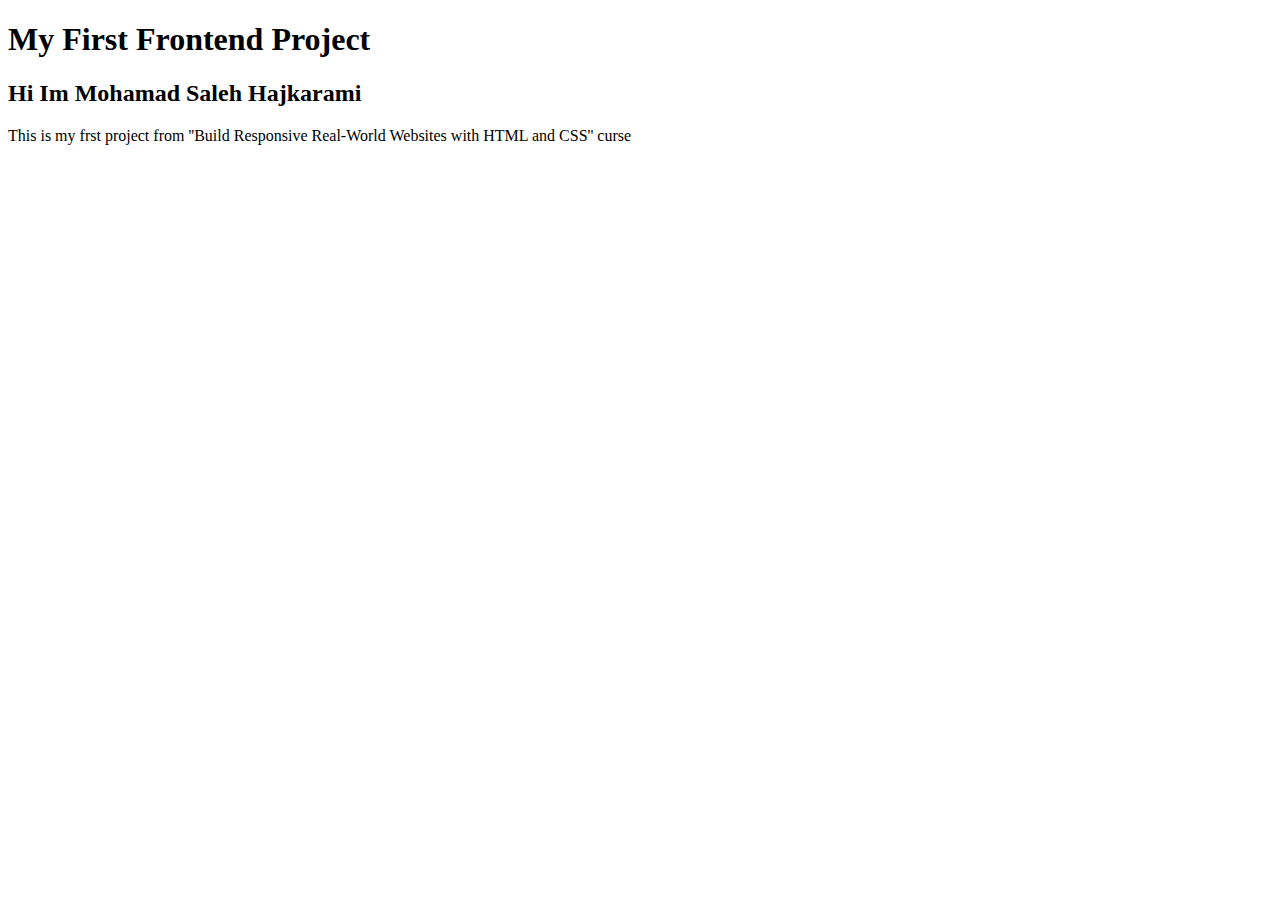
<file: 01-Test/index.html>
<!DOCTYPE html>
<html lang="en">
  <head>
    <meta charset="UTF-8" />
    <meta name="viewport" content="width=device-width, initial-scale=1.0" />
    <title>Test Project</title>
  </head>
  <body>
    <h1>My First Frontend Project</h1>

    <h2>Hi Im Mohamad Saleh Hajkarami</h2>

    <p>
      This is my frst project from ''Build Responsive Real-World Websites with
      HTML and CSS'' curse
    </p>
  </body>
</html>
</file>
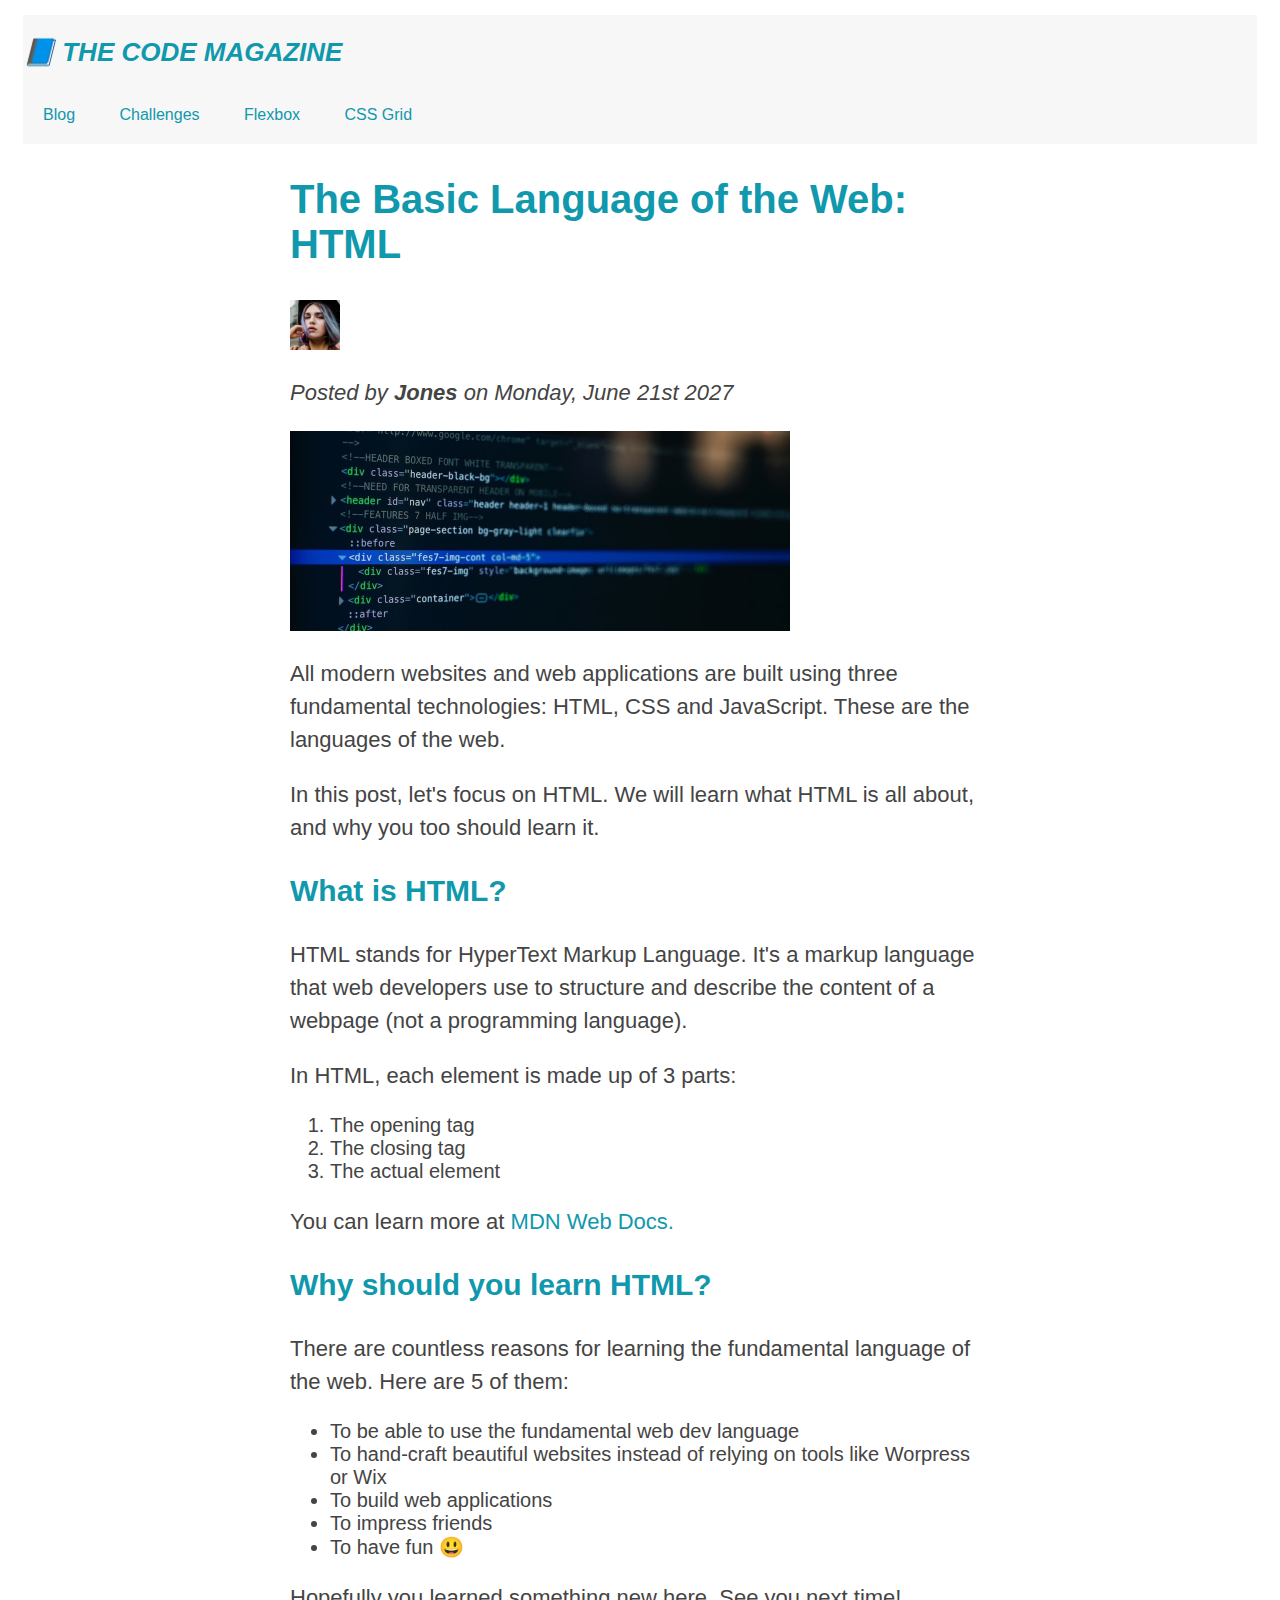
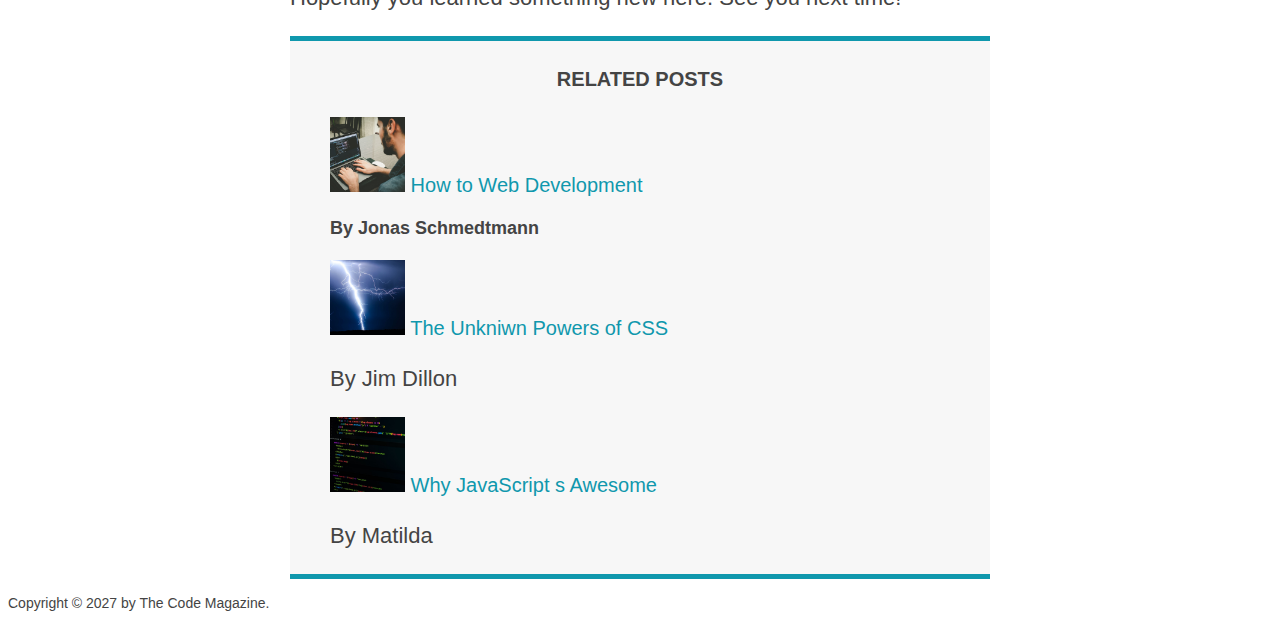
<file: 02-Float/index.htm>
<!DOCTYPE html>
<html lang="en">
  <head>
    <meta charset="UTF-8" />
    <meta name="viewport" content="width=device-width, initial-scale=1.0" />
    <link href="style.css" rel="stylesheet" />
    <title>The Basic Language of the Web</title>
  </head>
  <body>
    <header class="main-header">
      <nav>
        <h1>📘 The Code Magazine</h1>
        <a href="blog.html">Blog</a>
        <a href="#">Challenges</a>
        <a href="">Flexbox</a>
        <a href="">CSS Grid</a>
      </nav>
    </header>

    <div class="container">
      <article>
        <header>
          <h2>The Basic Language of the Web: HTML</h2>

          <img src="img/laura-jones.jpg" alt="" width="50" height="50" />

          <p>Posted by <strong>Jones</strong> on Monday, June 21st 2027</p>
          <img src="img/post-img.jpg" alt="" width="500" height="200" />
        </header>
        <p>
          All modern websites and web applications are built using three
          fundamental technologies: HTML, CSS and JavaScript. These are the
          languages of the web.
        </p>

        <p>
          In this post, let's focus on HTML. We will learn what HTML is all
          about, and why you too should learn it.
        </p>

        <h3>What is HTML?</h3>
        <p>
          HTML stands for HyperText Markup Language. It's a markup language that
          web developers use to structure and describe the content of a webpage
          (not a programming language).
        </p>

        <p>In HTML, each element is made up of 3 parts:</p>
        <ol>
          <li>The opening tag</li>
          <li>The closing tag</li>
          <li>The actual element</li>
        </ol>

        <p>
          You can learn more at
          <a
            href="https://developer.mozilla.org/en-US/docs/Web/HTML"
            target="_blank"
            >MDN Web Docs.</a
          >
        </p>

        <h3>Why should you learn HTML?</h3>

        <p>
          There are countless reasons for learning the fundamental language of
          the web. Here are 5 of them:
        </p>

        <ul>
          <li>To be able to use the fundamental web dev language</li>
          <li>
            To hand-craft beautiful websites instead of relying on tools like
            Worpress or Wix
          </li>
          <li>To build web applications</li>
          <li>To impress friends</li>
          <li>To have fun 😃</li>
        </ul>

        <p>Hopefully you learned something new here. See you next time!</p>

        <aside>
          <h4>Related posts</h4>
          <ul class="related">
            <li>
              <img src="img/related-1.jpg" alt="" width="75" height="75" />
              <a href="index.htm">How to Web Development</a>
              <p class="related-author">By Jonas Schmedtmann</p>
            </li>

            <li>
              <img src="img/related-2.jpg" alt="" width="75" height="75" />
              <a href="index.htm">The Unkniwn Powers of CSS</a>
              <p>By Jim Dillon</p>
            </li>

            <li>
              <img src="img/related-3.jpg" alt="" width="75" height="75" />
              <a href="index.htm">Why JavaScript s Awesome</a>
              <p>By Matilda</p>
            </li>
          </ul>
        </aside>
      </article>
    </div>

    <footer>
      <p>Copyright &COPY; 2027 by The Code Magazine.</p>
    </footer>
  </body>
</html>
</file>
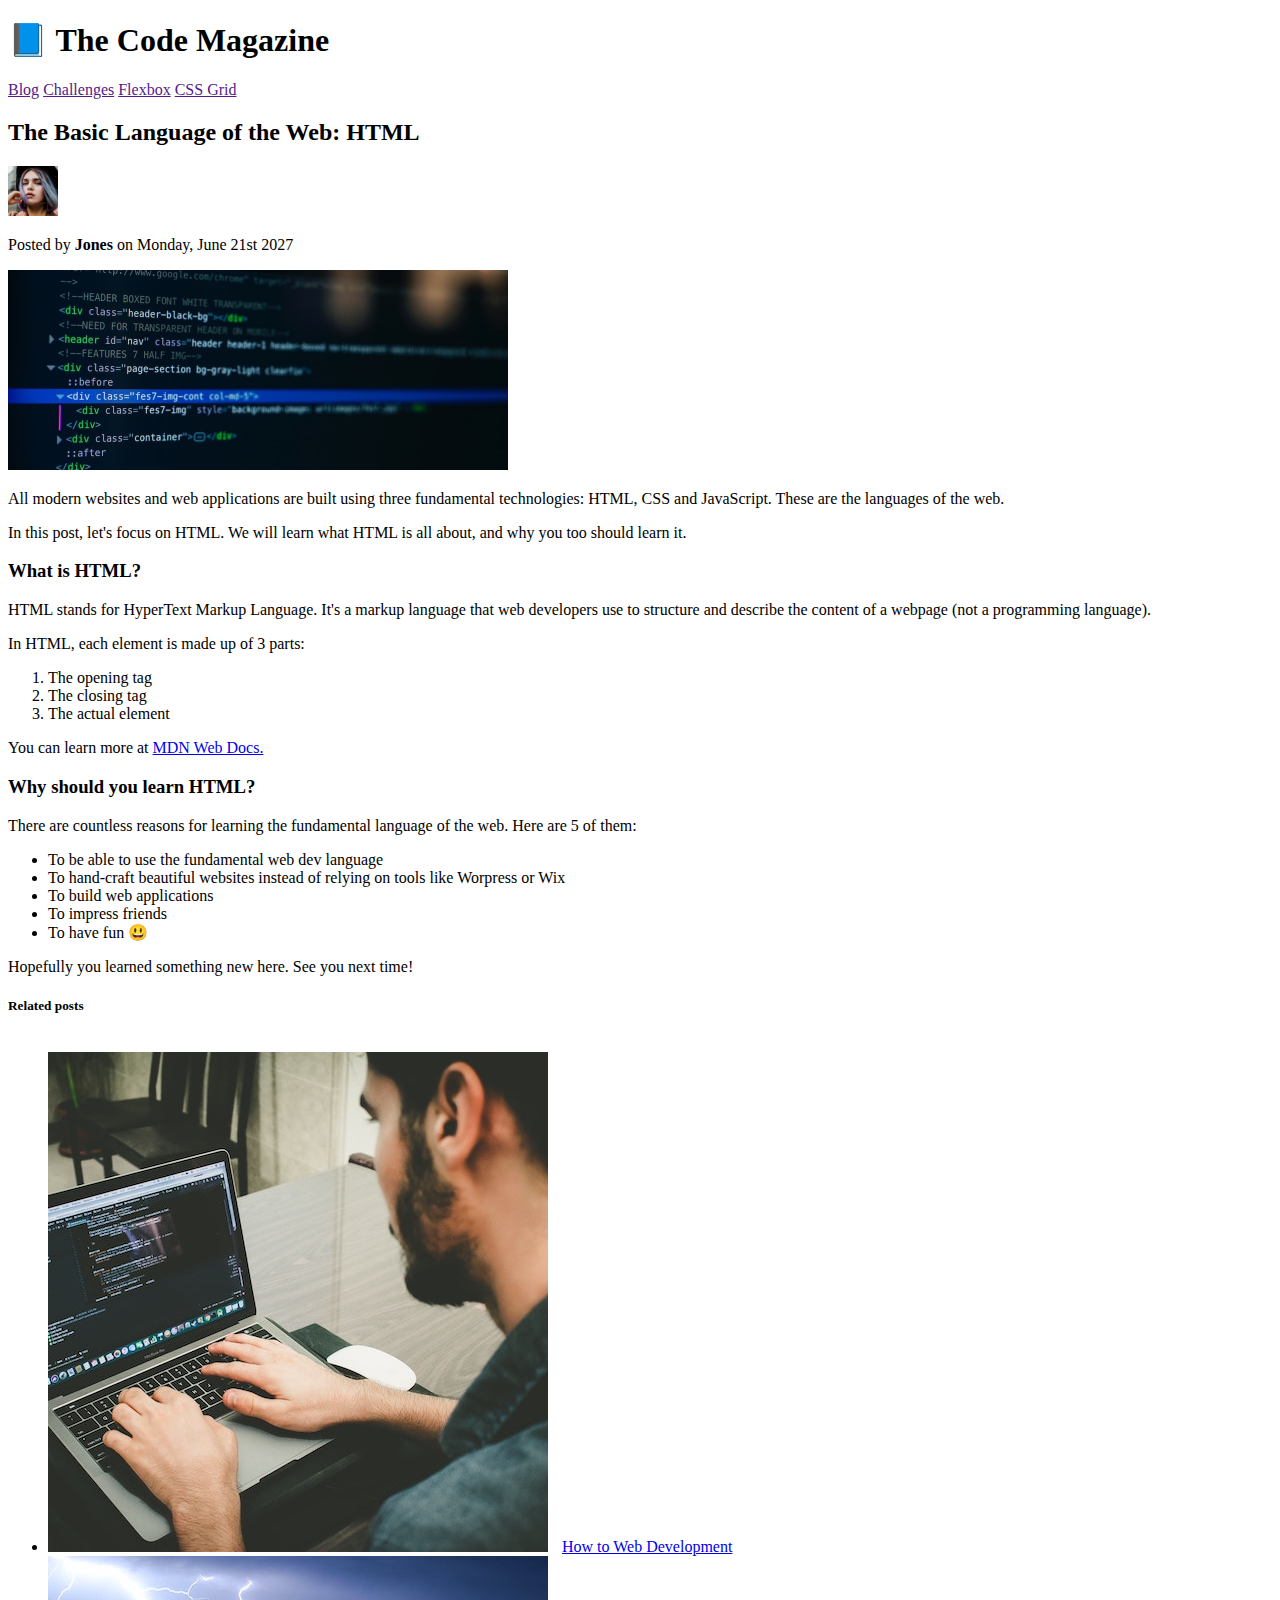
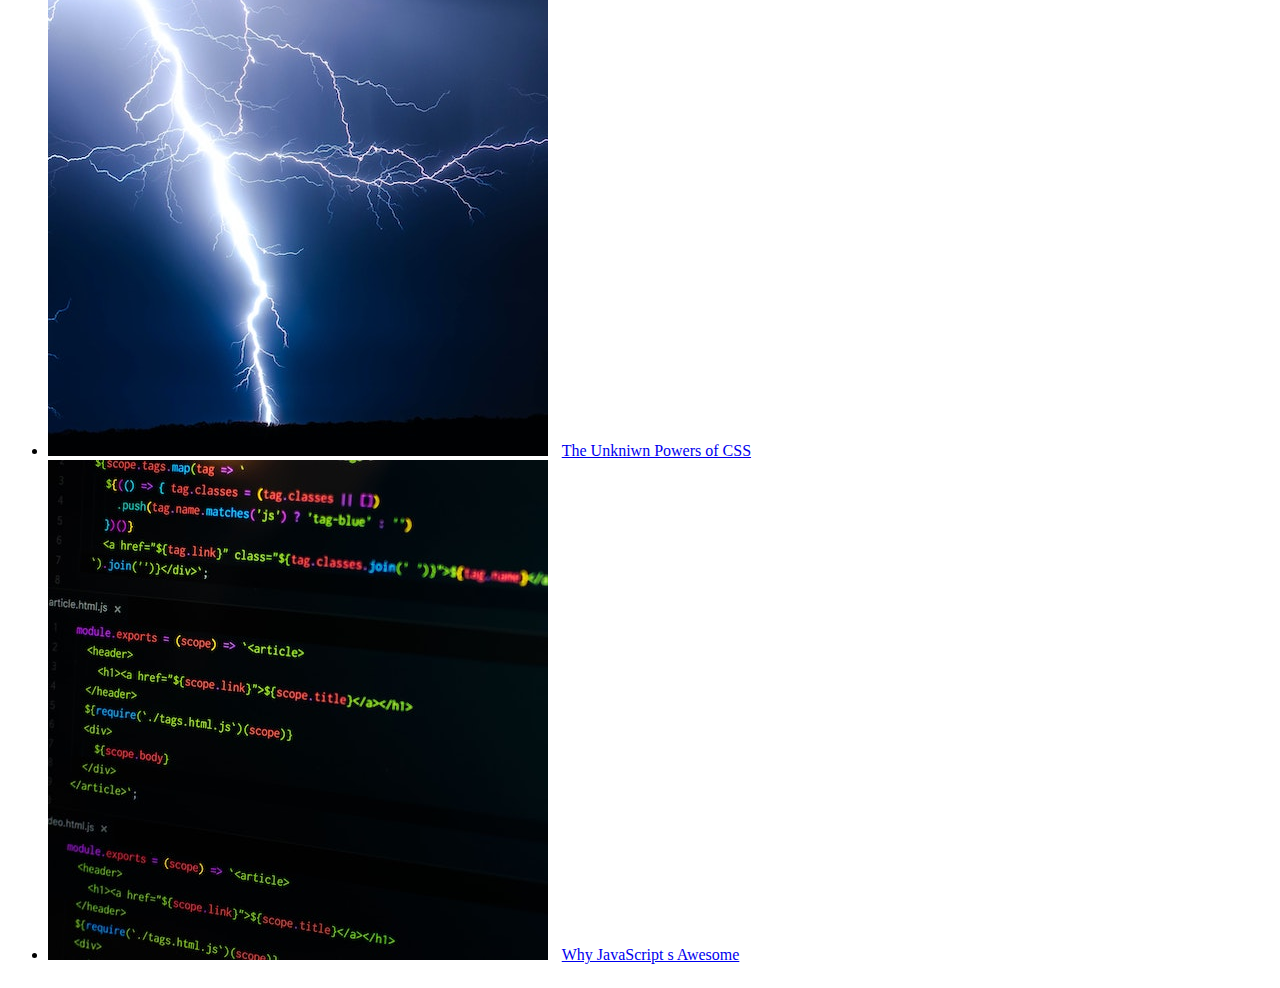
<file: 02/index.htm>
<!DOCTYPE html>
<html lang="en">
  <head>
    <meta charset="UTF-8" />
    <meta name="viewport" content="width=device-width, initial-scale=1.0" />
    <title>The Basic Language of the Web</title>
  </head>
  <body>
    <h1>📘 The Code Magazine</h1>
    <a href="">Blog</a>
    <a href="">Challenges</a>
    <a href="">Flexbox</a>
    <a href="">CSS Grid</a>

    <h2>The Basic Language of the Web: HTML</h2>

    <img src="img/laura-jones.jpg" alt="" width="50" height="50" />

    <p>Posted by <strong>Jones</strong> on Monday, June 21st 2027</p>
    <img src="img/post-img.jpg" alt="" width="500" height="200" />

    <p>
      All modern websites and web applications are built using three fundamental
      technologies: HTML, CSS and JavaScript. These are the languages of the
      web.
    </p>

    <p>
      In this post, let's focus on HTML. We will learn what HTML is all about,
      and why you too should learn it.
    </p>

    <h3>What is HTML?</h3>
    <p>
      HTML stands for HyperText Markup Language. It's a markup language that web
      developers use to structure and describe the content of a webpage (not a
      programming language).
    </p>

    <p>In HTML, each element is made up of 3 parts:</p>
    <ol>
      <li>The opening tag</li>
      <li>The closing tag</li>
      <li>The actual element</li>
    </ol>

    <p>
      You can learn more at
      <a href="https://developer.mozilla.org/en-US/docs/Web/HTML"
        >MDN Web Docs.</a
      >
    </p>

    <h3>Why should you learn HTML?</h3>

    <p>
      There are countless reasons for learning the fundamental language of the
      web. Here are 5 of them:
    </p>

    <ul>
      <li>To be able to use the fundamental web dev language</li>
      <li>
        To hand-craft beautiful websites instead of relying on tools like
        Worpress or Wix
      </li>
      <li>To build web applications</li>
      <li>To impress friends</li>
      <li>To have fun 😃</li>
    </ul>

    <p>Hopefully you learned something new here. See you next time!</p>

    <h5>Related posts</h5>

    <div style="display: flex; align-items: center">
      <ul>
        <li>
          <img src="img/related-1.jpg" alt="" style="margin-right: 10px" />
          <a href="index.htm">How to Web Development</a>
        </li>

        <li>
          <img src="img/related-2.jpg" alt="" style="margin-right: 10px" />
          <a href="index.htm">The Unkniwn Powers of CSS</a>
        </li>

        <li>
          <img src="img/related-3.jpg" alt="" style="margin-right: 10px" />
          <a href="index.htm">Why JavaScript s Awesome</a>
        </li>
      </ul>
    </div>
  </body>
</html>
</file>
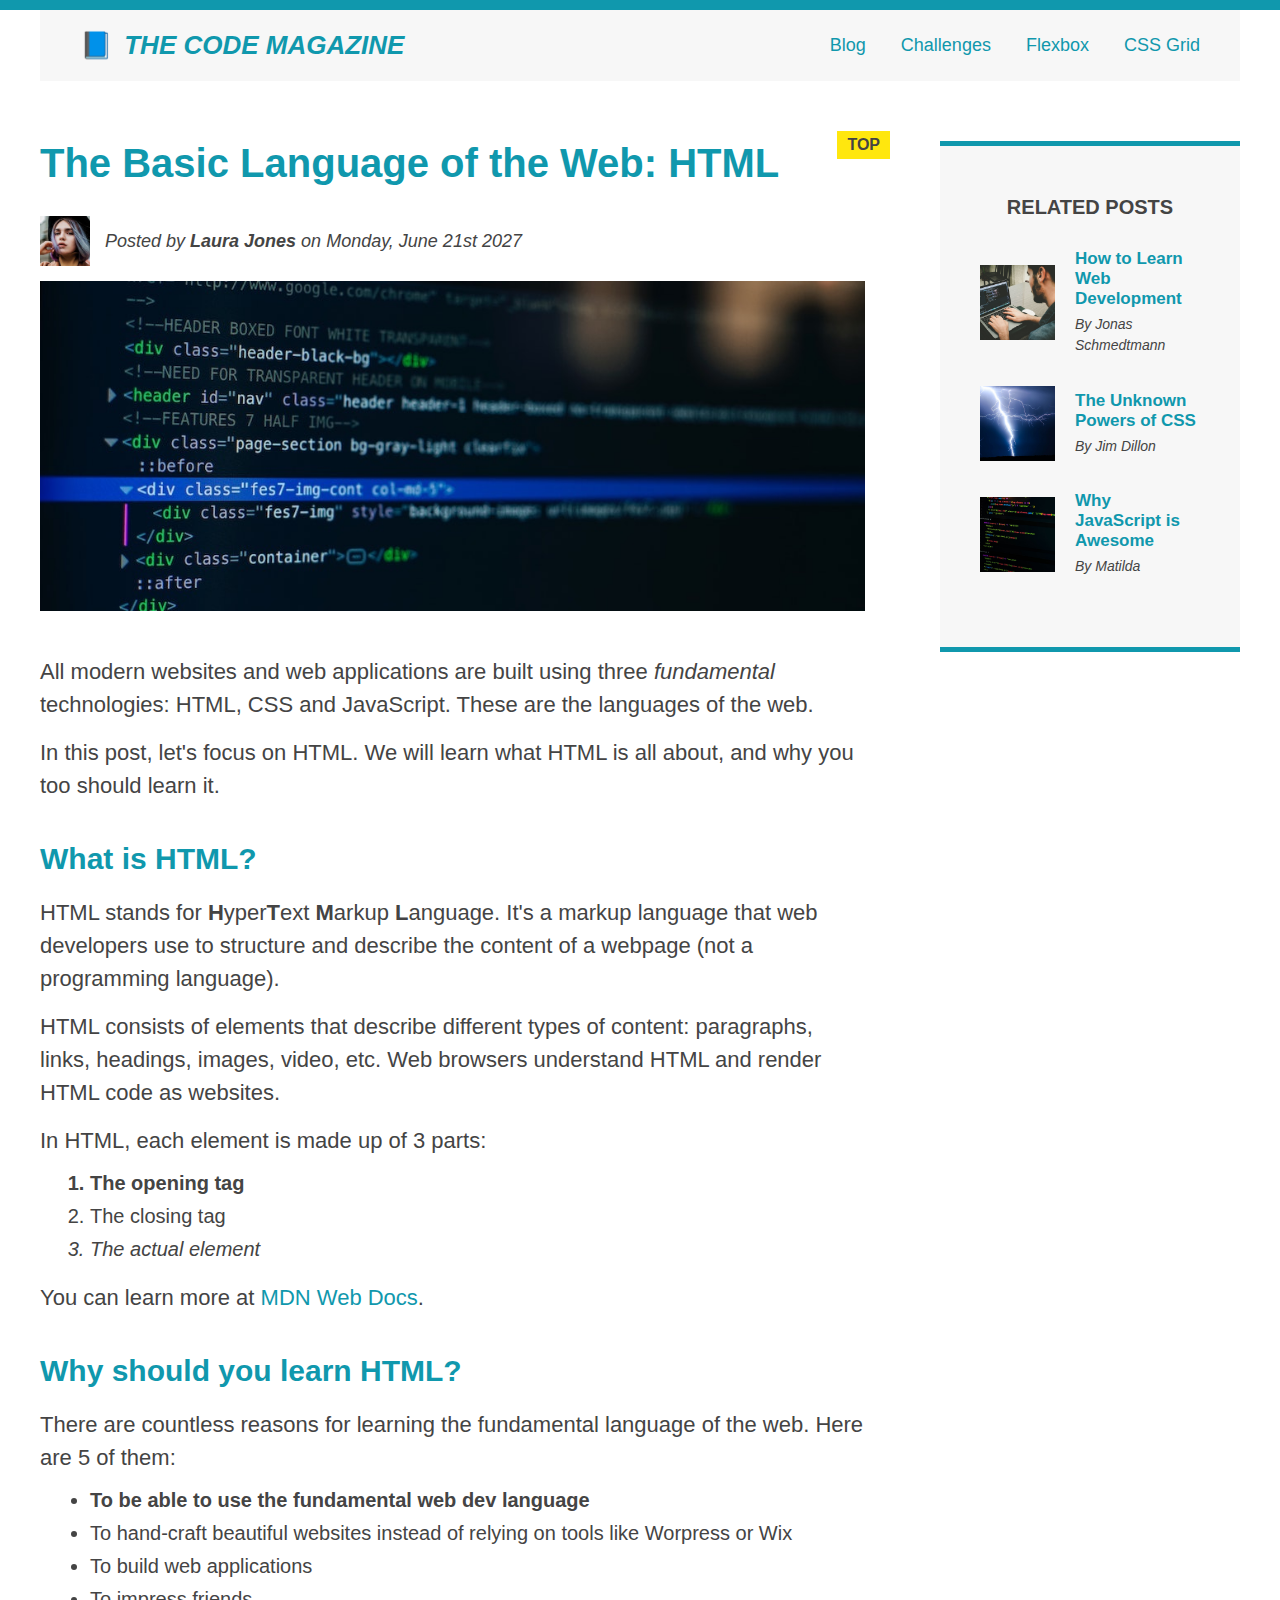
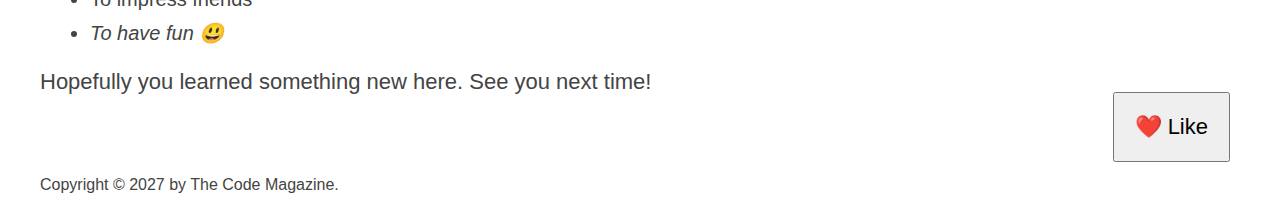
<file: 03-Flex-Box/index.html>
<!DOCTYPE html>
<html lang="en">
  <head>
    <meta charset="UTF-8" />
    <link href="style.css" rel="stylesheet" />

    <title>The Basic Language of the Web: HTML</title>
  </head>

  <body>
    <!--
    <h1>The Basic Language of the Web: HTML</h1>
    <h2>The Basic Language of the Web: HTML</h2>
    <h3>The Basic Language of the Web: HTML</h3>
    <h4>The Basic Language of the Web: HTML</h4>
    <h5>The Basic Language of the Web: HTML</h5>
    <h6>The Basic Language of the Web: HTML</h6>
    -->

    <div class="container">
      <header class="main-header clearfix">
        <h1>📘 The Code Magazine</h1>

        <nav>
          <!-- <strong>This is the navigation</strong> -->
          <a href="blog.html">Blog</a>
          <a href="#">Challenges</a>
          <a href="flexbox.html">Flexbox</a>
          <a href="css-grid.html">CSS Grid</a>
        </nav>

        <!-- <div class="clear"></div> -->
      </header>

      <!-- ONLY NECESSARY FOR FLEXBOX -->
      <!-- <div class="row"> -->
      <article>
        <header class="post-header">
          <h2>The Basic Language of the Web: HTML</h2>

          <div class="author-box">
            <img
              src="img/laura-jones.jpg"
              alt="Headshot of Laura Jones"
              height="50"
              width="50"
              class="author-img"
            />

            <p id="author" class="author">
              Posted by <strong>Laura Jones</strong> on Monday, June 21st 2027
            </p>
          </div>

          <img
            src="img/post-img.jpg"
            alt="HTML code on a screen"
            width="500"
            height="200"
            class="post-img"
          />
          <button>❤️ Like</button>
        </header>

        <p>
          All modern websites and web applications are built using three
          <em>fundamental</em>
          technologies: HTML, CSS and JavaScript. These are the languages of the
          web.
        </p>

        <p>
          In this post, let's focus on HTML. We will learn what HTML is all
          about, and why you too should learn it.
        </p>

        <h3>What is HTML?</h3>
        <p>
          HTML stands for <strong>H</strong>yper<strong>T</strong>ext
          <strong>M</strong>arkup <strong>L</strong>anguage. It's a markup
          language that web developers use to structure and describe the content
          of a webpage (not a programming language).
        </p>
        <p>
          HTML consists of elements that describe different types of content:
          paragraphs, links, headings, images, video, etc. Web browsers
          understand HTML and render HTML code as websites.
        </p>
        <p>In HTML, each element is made up of 3 parts:</p>

        <ol>
          <li class="first-li">The opening tag</li>
          <li>The closing tag</li>
          <li>The actual element</li>
        </ol>

        <p>
          You can learn more at
          <a
            href="https://developer.mozilla.org/en-US/docs/Web/HTML"
            target="_blank"
            >MDN Web Docs</a
          >.
        </p>

        <h3>Why should you learn HTML?</h3>

        <p>
          There are countless reasons for learning the fundamental language of
          the web. Here are 5 of them:
        </p>

        <ul>
          <li class="first-li">
            To be able to use the fundamental web dev language
          </li>
          <li>
            To hand-craft beautiful websites instead of relying on tools like
            Worpress or Wix
          </li>
          <li>To build web applications</li>
          <li>To impress friends</li>
          <li>To have fun 😃</li>
        </ul>

        <p>Hopefully you learned something new here. See you next time!</p>
      </article>

      <aside>
        <h4>Related posts</h4>

        <ul class="related">
          <li class="related-post">
            <img
              src="img/related-1.jpg"
              alt="Person programming"
              width="75"
              height="75"
            />
            <div>
              <a href="#" class="related-link">How to Learn Web Development</a>
              <p class="related-author">By Jonas Schmedtmann</p>
            </div>
          </li>
          <li class="related-post">
            <img
              src="img/related-2.jpg"
              alt="Lightning"
              width="75"
              height="75"
            />
            <div>
              <a href="#" class="related-link">The Unknown Powers of CSS</a>
              <p class="related-author">By Jim Dillon</p>
            </div>
          </li>
          <li class="related-post">
            <img
              src="img/related-3.jpg"
              alt="JavaScript code on a screen"
              width="75"
              height="75"
            />
            <div>
              <a href="#" class="related-link">Why JavaScript is Awesome</a>
              <p class="related-author">By Matilda</p>
            </div>
          </li>
        </ul>
      </aside>
      <!-- </div> -->

      <footer>
        <p id="copyright" class="copyright text">
          Copyright &copy; 2027 by The Code Magazine.
        </p>
      </footer>
    </div>
  </body>
</html>
</file>
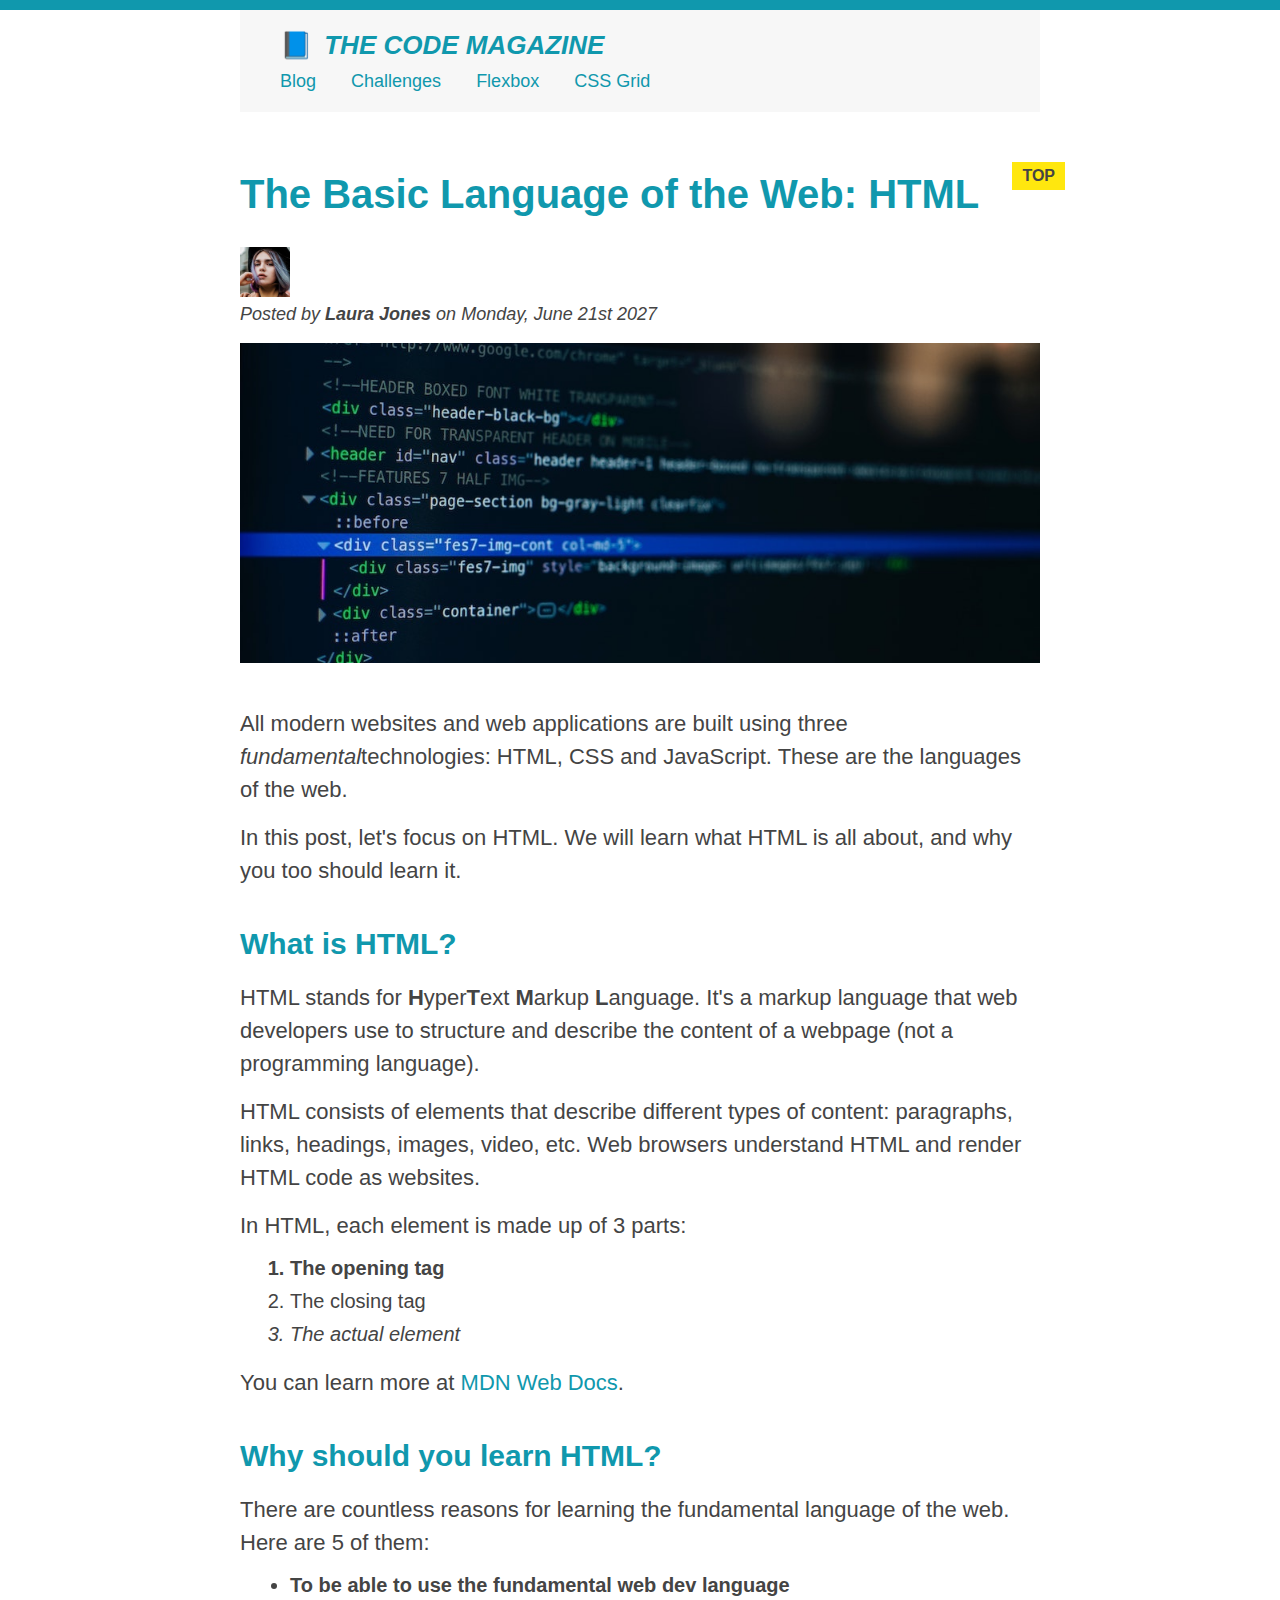
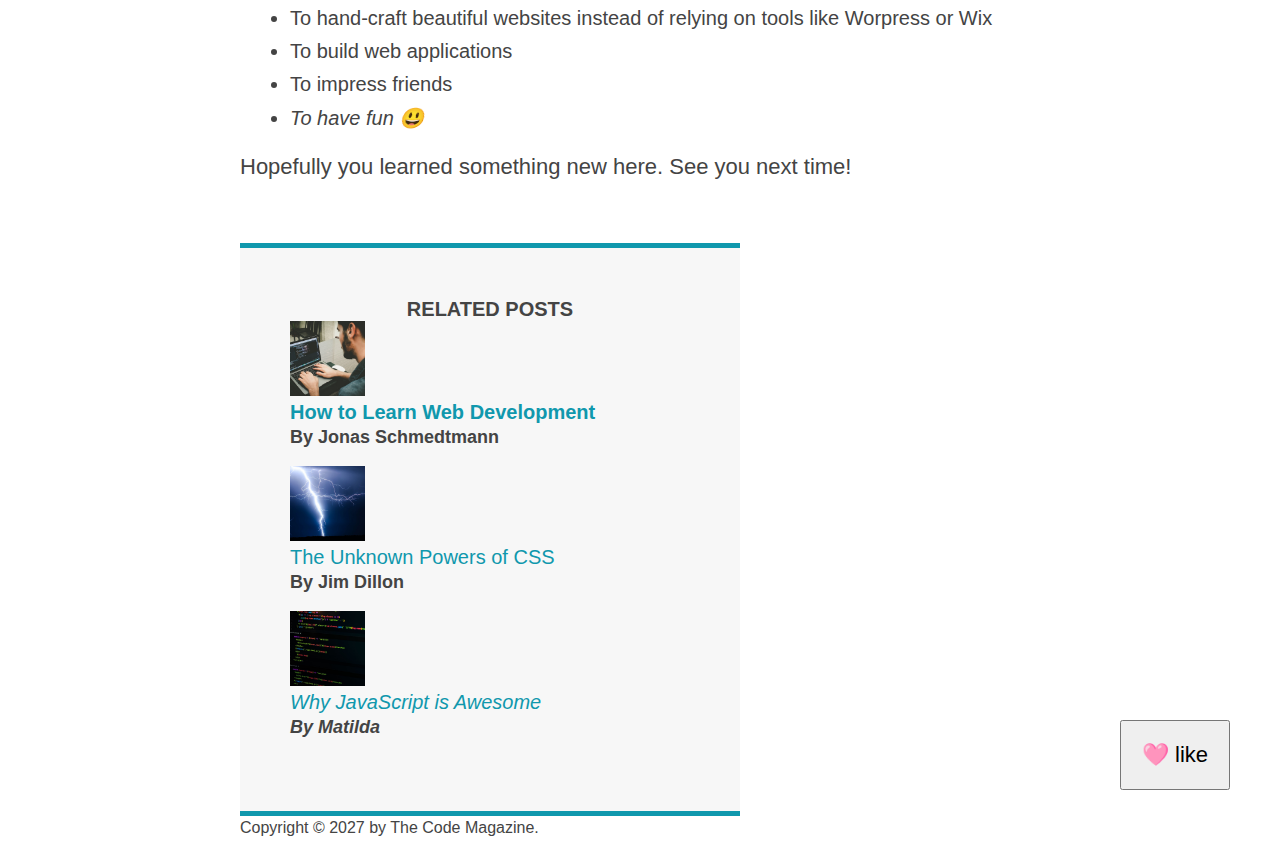
<file: 03/index.htm>
<!DOCTYPE html>
<html lang="en">
  <head>
    <meta charset="UTF-8" />
    <meta name="viewport" content="width=device-width, initial-scale=1.0" />
    <link href="style.css" rel="stylesheet" />

    <title>The Basic Language of the Web</title>
  </head>
  <body>
    <div class="container">
      <header class="main-header clearfix">
        <h1>📘 The Code Magazine</h1>

        <nav>
          <a href="blog.html">Blog</a>
          <a href="#">Challenges</a>
          <a href="#">Flexbox</a>
          <a href="#">CSS Grid</a>
        </nav>
      </header>

      <article>
        <header class="post-header">
          <h2>The Basic Language of the Web: HTML</h2>

          <div class="author-box">
            <img
              src="img/laura-jones.jpg"
              alt="Headshot of Laura Jones"
              height="50"
              width="50"
              class="author-img"
            />

            <p id="author" class="author">
              Posted by <strong>Laura Jones</strong> on Monday, June 21st 2027
            </p>
          </div>

          <img
            src="img/post-img.jpg"
            alt="HTML code on a screen"
            width="500"
            height="200"
            class="post-img"
          />
          <button>🩷 like</button>
        </header>

        <p>
          All modern websites and web applications are built using three
          <em>fundamental</em>technologies: HTML, CSS and JavaScript. These are
          the languages of the web.
        </p>

        <p>
          In this post, let's focus on HTML. We will learn what HTML is all
          about, and why you too should learn it.
        </p>

        <h3>What is HTML?</h3>
        <p>
          HTML stands for <strong>H</strong>yper<strong>T</strong>ext
          <strong>M</strong>arkup <strong>L</strong>anguage. It's a markup
          language that web developers use to structure and describe the content
          of a webpage (not a programming language).
        </p>

        <p>
          HTML consists of elements that describe different types of content:
          paragraphs, links, headings, images, video, etc. Web browsers
          understand HTML and render HTML code as websites.
        </p>

        <p>In HTML, each element is made up of 3 parts:</p>

        <ol>
          <li class="first-li">The opening tag</li>
          <li>The closing tag</li>
          <li>The actual element</li>
        </ol>

        <p>
          You can learn more at
          <a
            href="https://developer.mozilla.org/en-US/docs/Web/HTML"
            target="_blank"
            >MDN Web Docs</a
          >.
        </p>

        <h3>Why should you learn HTML?</h3>

        <p>
          There are countless reasons for learning the fundamental language of
          the web. Here are 5 of them:
        </p>

        <ul>
          <li class="first-li">
            To be able to use the fundamental web dev language
          </li>
          <li>
            To hand-craft beautiful websites instead of relying on tools like
            Worpress or Wix
          </li>
          <li>To build web applications</li>
          <li>To impress friends</li>
          <li>To have fun 😃</li>
        </ul>

        <p>Hopefully you learned something new here. See you next time!</p>
      </article>

      <aside>
        <h4>Related posts</h4>

        <ul class="related">
          <li class="related-post">
            <img
              src="img/related-1.jpg"
              alt="Person programming"
              width="75"
              height="75"
            />
            <div>
              <a href="#" class="related-link">How to Learn Web Development</a>
              <p class="related-author">By Jonas Schmedtmann</p>
            </div>
          </li>
          <li class="related-post">
            <img
              src="img/related-2.jpg"
              alt="Lightning"
              width="75"
              height="75"
            />
            <div>
              <a href="#" class="related-link">The Unknown Powers of CSS</a>
              <p class="related-author">By Jim Dillon</p>
            </div>
          </li>
          <li class="related-post">
            <img
              src="img/related-3.jpg"
              alt="JavaScript code on a screen"
              width="75"
              height="75"
            />
            <div>
              <a href="#" class="related-link">Why JavaScript is Awesome</a>
              <p class="related-author">By Matilda</p>
            </div>
          </li>
        </ul>
      </aside>
      <footer>
        <p id="copyright" class="copyright text">
          Copyright &COPY; 2027 by The Code Magazine.
        </p>
      </footer>
    </div>
  </body>
</html>
</file>
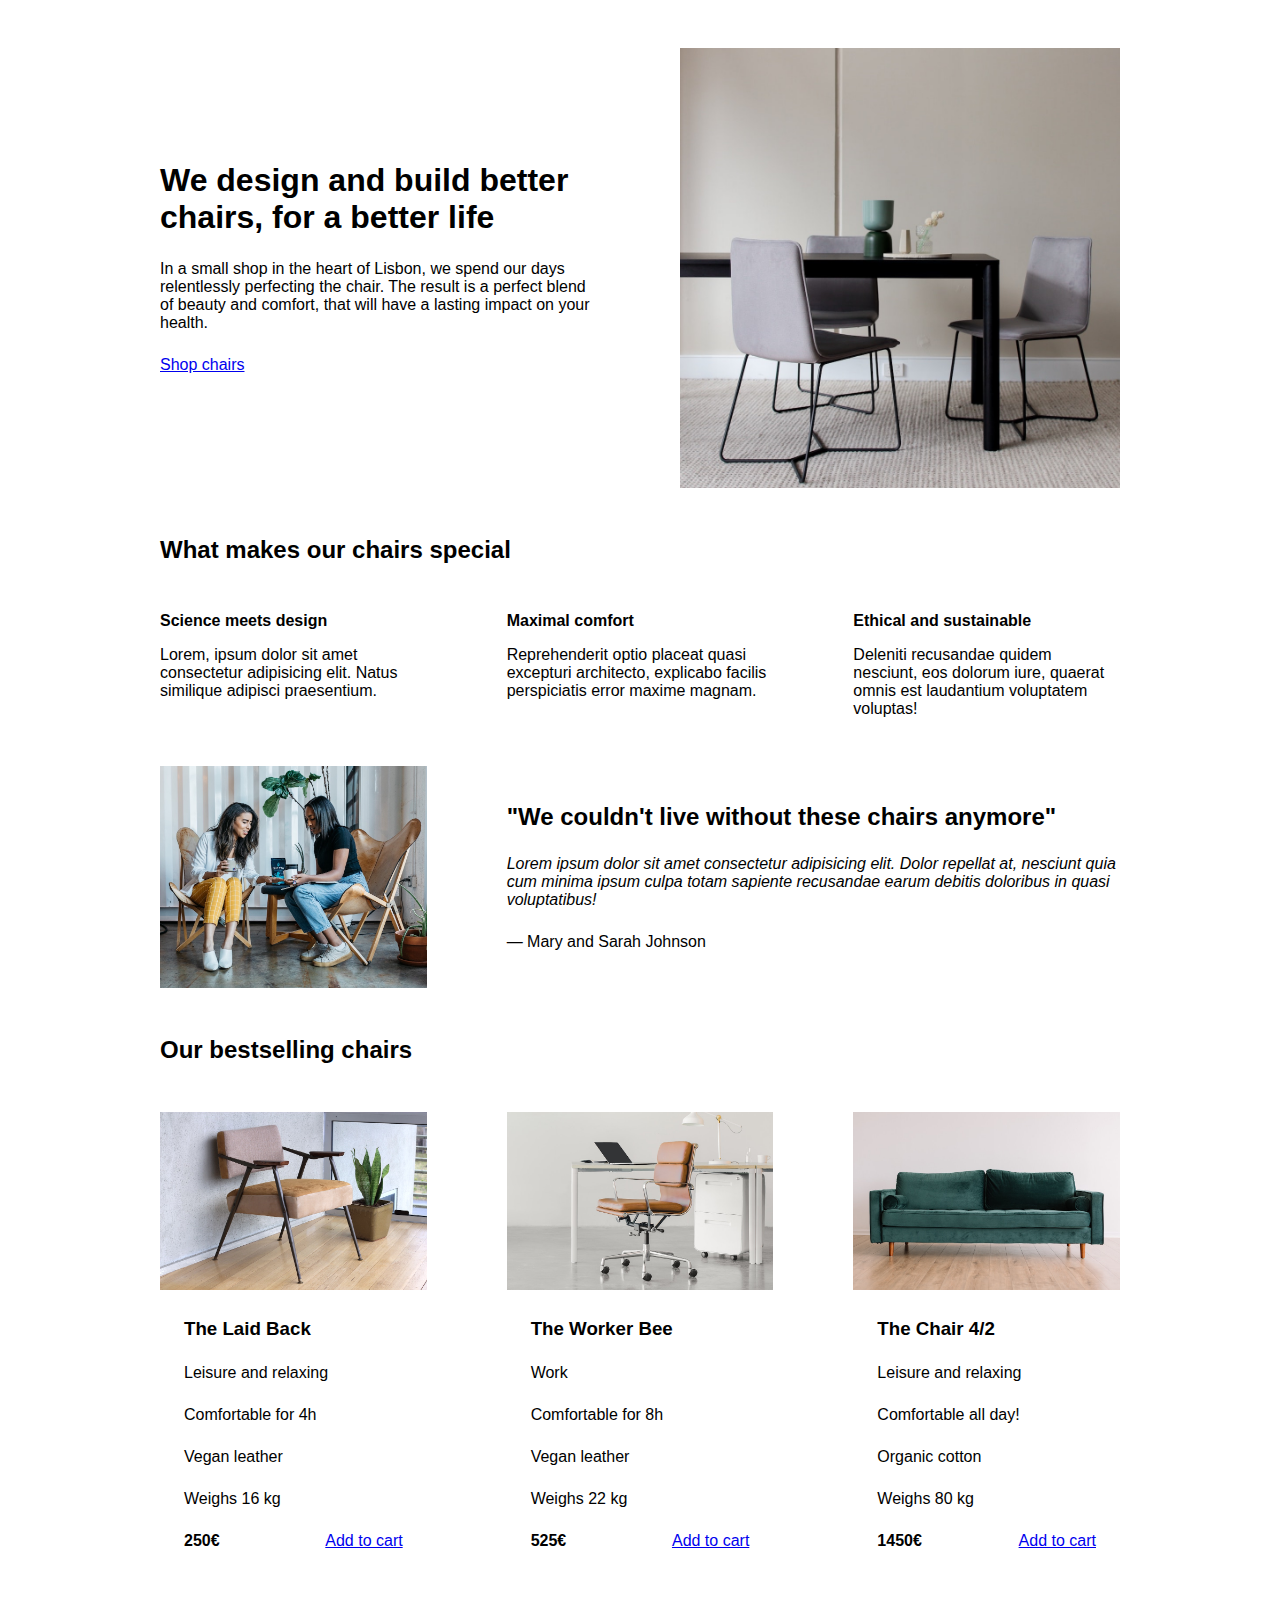
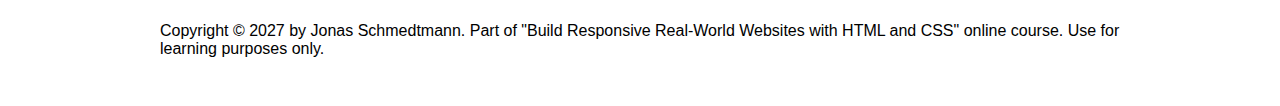
<file: 05-Design/index.html>
<!DOCTYPE html>
<html lang="en">
  <head>
    <meta charset="UTF-8" />
    <meta http-equiv="X-UA-Compatible" content="IE=edge" />
    <meta name="viewport" content="width=device-width, initial-scale=1.0" />

    <link rel="stylesheet" href="style.css" />
    <title>Lisbon Chair Shop</title>
  </head>
  <body>
    <div class="container">
      <header>
        <div class="header-text-box">
          <h1>We design and build better chairs, for a better life</h1>
          <p class="header-text">
            In a small shop in the heart of Lisbon, we spend our days
            relentlessly perfecting the chair. The result is a perfect blend of
            beauty and comfort, that will have a lasting impact on your health.
          </p>
          <a class="btn btn--big" href="#">Shop chairs</a>
        </div>
        <img src="hero.jpg" alt="Photo" />
      </header>

      <section>
        <h2>What makes our chairs special</h2>
        <div class="grid-3-cols">
          <div>
            <p class="features-title"><strong>Science meets design</strong></p>
            <p class="features-text">
              Lorem, ipsum dolor sit amet consectetur adipisicing elit. Natus
              similique adipisci praesentium.
            </p>
          </div>

          <div>
            <p class="features-title">
              <strong>Maximal comfort</strong>
            </p>
            <p class="features-text">
              Reprehenderit optio placeat quasi excepturi architecto, explicabo
              facilis perspiciatis error maxime magnam.
            </p>
          </div>

          <div>
            <p class="features-title">
              <strong>Ethical and sustainable</strong>
            </p>
            <p class="features-text">
              Deleniti recusandae quidem nesciunt, eos dolorum iure, quaerat
              omnis est laudantium voluptatem voluptas!
            </p>
          </div>
        </div>
      </section>

      <section class="testimonial-section">
        <div class="grid-3-cols">
          <img src="customers.jpg" alt="People sitting on chairs" />
          <div class="testimonial-box">
            <h2>"We couldn't live without these chairs anymore"</h2>
            <blockquote class="testimonial-text">
              Lorem ipsum dolor sit amet consectetur adipisicing elit. Dolor
              repellat at, nesciunt quia cum minima ipsum culpa totam sapiente
              recusandae earum debitis doloribus in quasi voluptatibus!
            </blockquote>
            <p class="testimonial-author">&mdash; Mary and Sarah Johnson</p>
          </div>
        </div>
      </section>

      <section>
        <h2>Our bestselling chairs</h2>
        <div class="grid-3-cols">
          <figure class="chair">
            <img src="chair-1.jpg" alt="Chair" />
            <div class="chair-box">
              <h3>The Laid Back</h3>
              <ul class="chair-details">
                <li>
                  <!-- Span is a generic INLINE text element, it doesn't have any meaning. It's like a div element, but inline -->
                  <span>Leisure and relaxing</span>
                </li>
                <li>
                  <span>Comfortable for 4h</span>
                </li>
                <li>
                  <span>Vegan leather</span>
                </li>
                <li>
                  <span>Weighs 16 kg</span>
                </li>
              </ul>
              <div class="chair-price">
                <strong>250€</strong>
                <a href="#" class="btn btn--small">Add to cart</a>
              </div>
            </div>
          </figure>

          <figure class="chair">
            <img src="chair-2.jpg" alt="Chair" />
            <div class="chair-box">
              <h3>The Worker Bee</h3>
              <ul class="chair-details">
                <li>
                  <span>Work</span>
                </li>
                <li>
                  <span>Comfortable for 8h</span>
                </li>
                <li>
                  <span>Vegan leather</span>
                </li>
                <li>
                  <span>Weighs 22 kg</span>
                </li>
              </ul>
              <div class="chair-price">
                <strong>525€</strong>
                <a href="#" class="btn btn--small">Add to cart</a>
              </div>
            </div>
          </figure>

          <figure class="chair">
            <img src="chair-3.jpg" alt="Chair" />
            <div class="chair-box">
              <h3>The Chair 4/2</h3>
              <ul class="chair-details">
                <li>
                  <span>Leisure and relaxing</span>
                </li>
                <li>
                  <span>Comfortable all day!</span>
                </li>
                <li>
                  <span>Organic cotton</span>
                </li>
                <li>
                  <span>Weighs 80 kg</span>
                </li>
              </ul>
              <div class="chair-price">
                <strong>1450€</strong>
                <a href="#" class="btn btn--small">Add to cart</a>
              </div>
            </div>
          </figure>
        </div>
      </section>

      <footer>
        Copyright &copy; 2027 by Jonas Schmedtmann. Part of "Build Responsive
        Real-World Websites with HTML and CSS" online course. Use for learning
        purposes only.
      </footer>
    </div>
  </body>
</html>
</file>
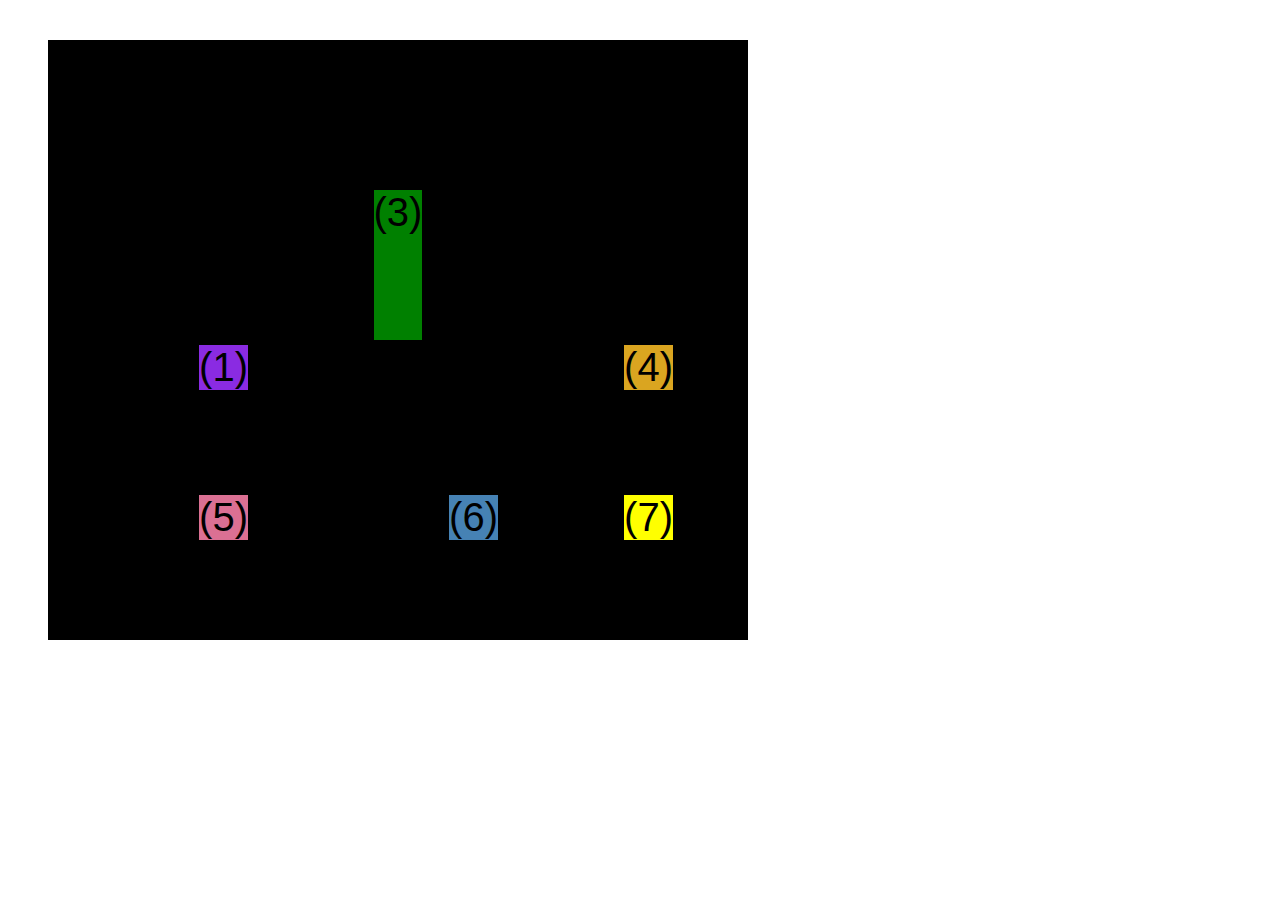
<file: 03-Flex-Box/css-grid.html>
<!DOCTYPE html>
<html lang="en">
  <head>
    <meta charset="UTF-8" />
    <meta http-equiv="X-UA-Compatible" content="IE=edge" />
    <meta name="viewport" content="width=device-width, initial-scale=1.0" />
    <title>CSS Grid</title>
    <style>
      .el--1 {
        background-color: blueviolet;
      }
      .el--2 {
        background-color: orangered;
      }
      .el--3 {
        background-color: green;
        height: 150px;
      }
      .el--4 {
        background-color: goldenrod;
      }
      .el--5 {
        background-color: palevioletred;
      }
      .el--6 {
        background-color: steelblue;
      }
      .el--7 {
        background-color: yellow;
      }
      .el--8 {
        background-color: crimson;
      }

      .container--1 {
        /* STARTER */
        font-family: sans-serif;
        background-color: #ddd;
        font-size: 30px;
        margin: 40px;

        /* CSS GRID */
        display: grid;
        /* grid-template-columns: 200px 200px 1fr 1fr; */
        /* grid-template-rows: 300px 200px; */
        /* grid-template-columns: 1fr 1fr 1fr auto; */

        grid-template-columns: repeat(4, 1fr);
        grid-template-rows: 1fr 1fr;
        /* height: 500px; */

        /* gap: 30px; */
        column-gap: 20px;
        row-gap: 40px;

        /* TEMP */
        display: none;
      }

      .el--8 {
        grid-column: 2 / 3;
        /* grid-row: 1 / span 2; */
        grid-row: 1 / 2;
      }

      .el--2 {
        /* grid-column: 1 / 4; */
        /* grid-column: 1 / span 4; */
        grid-column: 1 / -1;
        grid-row: 2;
      }

      .el--6 {
        /* grid-row: 3 / 5; */
      }

      .container--2 {
        /* STARTER */
        font-family: sans-serif;
        background-color: black;
        font-size: 40px;
        margin: 40px;

        width: 700px;
        height: 600px;

        /* CSS GRID */
        display: grid;
        grid-template-columns: 125px 200px 125px;
        grid-template-rows: 250px 100px;
        gap: 50px;

        /* Aligning tracks inside container: distribute empty space */
        justify-content: center;
        /* justify-content: space-between; */
        align-content: center;

        /* Aligning items INSIDE cells: moving items around inside cells */
        align-items: end;
        justify-items: end;
      }

      .el--3 {
        align-self: center;
        justify-self: center;
      }
    </style>
  </head>
  <body>
    <div class="container--1">
      <div class="el el--1">(1) HTML</div>
      <div class="el el--2">(2) and</div>
      <div class="el el--3">(3) CSS</div>
      <div class="el el--4">(4) are</div>
      <div class="el el--5">(5) amazing</div>
      <div class="el el--6">(6) languages</div>
      <!-- <div class="el el--7">(7) to</div> -->
      <div class="el el--8">(8) learn</div>
    </div>

    <div class="container--2">
      <div class="el el--1">(1)</div>
      <div class="el el--3">(3)</div>
      <div class="el el--4">(4)</div>
      <div class="el el--5">(5)</div>
      <div class="el el--6">(6)</div>
      <div class="el el--7">(7)</div>
    </div>
  </body>
</html>
</file>
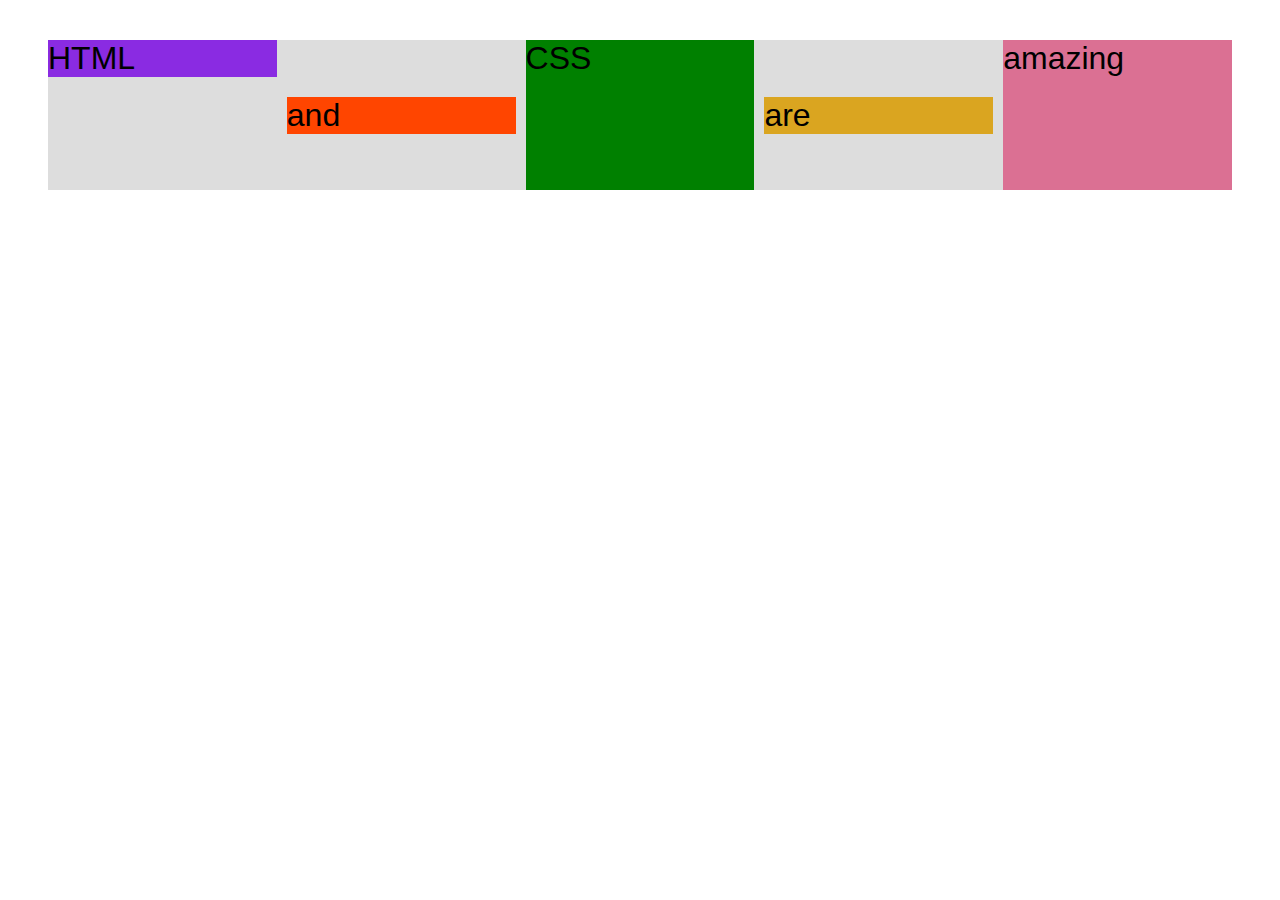
<file: 03-Flex-Box/flexbox.html>
<!DOCTYPE html>
<html lang="en">
  <head>
    <meta charset="UTF-8" />
    <meta http-equiv="X-UA-Compatible" content="IE=edge" />
    <meta name="viewport" content="width=device-width, initial-scale=1.0" />
    <title>Flexbox</title>
    <style>
      .el--1 {
        background-color: blueviolet;
      }
      .el--2 {
        background-color: orangered;
      }
      .el--3 {
        background-color: green;
        height: 150px;
      }
      .el--4 {
        background-color: goldenrod;
      }
      .el--5 {
        background-color: palevioletred;
      }
      .el--6 {
        background-color: steelblue;
      }
      .el--7 {
        background-color: yellow;
      }
      .el--8 {
        background-color: crimson;
      }

      .container {
        /* STARTER */
        font-family: sans-serif;
        background-color: #ddd;
        font-size: 32px;
        margin: 40px;

        /* FLEXBOX */
        display: flex;
        align-items: center;
        justify-content: flex-start;
        gap: 10px;
      }

      .el {
        /*
        DEFAULTS:
        flex-grow: 0;
        flex-shrink: 1;
        flex-basis: auto;
        */

        /* flex-basis: 200px; */
        /* flex-shrink: 0; */
        /* flex: 0 0 200px; */

        /* flex-grow: 1; */
        flex: 1;
      }

      .el--1 {
        align-self: flex-start;
        /* order: 2; */
        /* flex-grow: 3; */
      }

      .el--5 {
        align-self: stretch;
        order: 1;
      }

      .el--6 {
        order: -1;
      }
    </style>
  </head>
  <body>
    <div class="container">
      <div class="el el--1">HTML</div>
      <div class="el el--2">and</div>
      <div class="el el--3">CSS</div>
      <div class="el el--4">are</div>
      <div class="el el--5">amazing</div>
      <!-- <div class="el el--6">languages</div> -->
      <!-- <div class="el el--7">to</div>
      <div class="el el--8">learn</div> -->
    </div>
  </body>
</html>
</file>
<file: 02-Float/style.css>
body {
  font-family: sans-serif;
  color: #444;
}

h1,
h2,
h3 {
  color: #1098ad;
}
h1 {
  font-size: 26px;
  text-transform: uppercase;
  font-style: italic;
}

h2 {
  font-size: 40px;
}
h3 {
  font-size: 30px;
}
h4 {
  font-size: 20px;
  text-transform: uppercase;
  text-align: center;
}

p {
  font-size: 22px;
  line-height: 1.5;
}
li {
  font-size: 20px;
}
footer p {
  font-size: 14px;
}

article header p {
  font-style: italic;
}
.container {
  width: 700px;
  margin: auto;
}

.related-author {
  font-size: 18px;
  font-weight: bold;
}

.related {
  list-style: none;
}

.main-header {
  background-color: #f7f7f7;
  padding-top: 5px;
  margin: 15px;
}

aside {
  background-color: #f7f7f7;
  border-top: 5px solid #1098ad;
  border-bottom: 5px solid #1098ad;
}

nav a:link {
  margin: 10px;
  padding: 10px;
  display: inline-block;
}

a {
  color: #1098ad;
}

a:link {
  color: #1098ad;
  text-decoration: none;
}
/* a:visited {
  color: #444;
} */
a:hover {
  color: #f7f7f7;
  background-color: #1098ad;
}
</file>
<file: 03-Flex-Box/style.css>
* {
  /* border-top: 10px solid #1098ad; */
  margin: 0;
  padding: 0;
  box-sizing: border-box;
}

/* PAGE SECTIONS */
body {
  color: #444;
  font-family: sans-serif;

  border-top: 10px solid #1098ad;
  position: relative;
}

.container {
  width: 1200px;
  /* margin-left: auto;
  margin-right: auto; */
  margin: 0 auto;
}

.main-header {
  background-color: #f7f7f7;
  /* padding: 20px;
  padding-left: 40px;
  padding-right: 40px; */
  padding: 20px 40px;
  /* margin-bottom: 60px; */
  /* height: 80px; */
}

nav {
  font-size: 18px;
  /* text-align: center; */
}

article {
  /* margin-bottom: 60px; */
}

.post-header {
  margin-bottom: 40px;
  /* position: relative; */
}

aside {
  background-color: #f7f7f7;
  border-top: 5px solid #1098ad;
  border-bottom: 5px solid #1098ad;
  padding: 50px 40px;
}

/* SMALLER ELEMENTS */
h1,
h2,
h3 {
  color: #1098ad;
}

h1 {
  font-size: 26px;
  text-transform: uppercase;
  font-style: italic;
}

h2 {
  font-size: 40px;
  margin-bottom: 30px;
}

h3 {
  font-size: 30px;
  margin-bottom: 20px;
  margin-top: 40px;
}

h4 {
  font-size: 20px;
  text-transform: uppercase;
  text-align: center;
  margin-bottom: 30px;
}

p {
  font-size: 22px;
  line-height: 1.5;
  margin-bottom: 15px;
}

ul,
ol {
  margin-left: 50px;
  margin-bottom: 20px;
}

li {
  font-size: 20px;
  margin-bottom: 10px;
  /* display: inline; */
}

li:last-child {
  margin-bottom: 0;
}

/* footer p {
  font-size: 16px;
} */

/* article header p {
  font-style: italic;
} */

#author {
  font-style: italic;
  font-size: 18px;
}

#copyright {
  font-size: 16px;
}

.related-author {
  font-size: 18px;
  font-weight: bold;
}

/* ul {
  list-style: none;
} */

.related {
  list-style: none;
  margin-left: 0;
}

body {
  /* background-color: orangered; */
}

/* .first-li {
  font-weight: bold;
} */

li:first-child {
  font-weight: bold;
}

li:last-child {
  font-style: italic;
}

li:nth-child(even) {
  /* color: red; */
}

/* Misconception: this won't work! */
article p:first-child {
  color: red;
}

/* Styling links */
a:link {
  color: #1098ad;
  text-decoration: none;
}

a:visited {
  /* color: #777; */
  color: #1098ad;
}

a:hover {
  color: orangered;
  font-weight: bold;
  text-decoration: underline orangered;
}

a:active {
  background-color: black;
  font-style: italic;
}
/* LVHA */

.post-img {
  width: 100%;
  height: auto;
}

nav a:link {
  /* background-color: orangered;
  margin: 20px;
  padding: 20px;

  display: block; */

  margin-right: 30px;
  display: inline-block;
}

nav a:link:last-child {
  margin-right: 0;
}

button {
  font-size: 22px;
  padding: 20px;
  cursor: pointer;

  position: absolute;
  /* top: 50px;
  left: 50px; */
  bottom: 50px;
  right: 50px;
}

h1::first-letter {
  font-style: normal;
  margin-right: 5px;
}

h3 + p::first-line {
  /* color: red; */
}

h2 {
  /* background-color: orange; */
  position: relative;
}

h2::before {
  content: "TOP";
  background-color: #ffe70e;
  color: #444;
  font-size: 16px;
  font-weight: bold;
  display: inline-block;
  padding: 5px 10px;
  position: absolute;
  top: -10px;
  right: -25px;
}

/* Resolving conflicts */
/* #copyright {
  color: red;
}

.copyright {
  color: blue;
}

.text {
  color: yellow;
}

footer p {
  color: green !important;
} */

/* nav a:link,
nav p {
  font-size: 18px;
} */

/* FLOATS */
/*
.author-img {
  float: left;
  margin-bottom: 20px;
}

.author {
  float: left;
  margin-top: 10px;
  margin-left: 20px;
}

h1 {
  float: left;
}

nav {
  float: right;
}

.clear {
  clear: both;
}

.clearfix::after {
  clear: both;
  content: "";
  display: block;
}

article {
  width: 825px;
  float: left;
}

aside {
  width: 300px;
  float: right;
}

footer {
  clear: both;
}
*/

/* FLEXBOX */
.main-header {
  display: flex;
  align-items: center;
  justify-content: space-between;
}

.author-box {
  display: flex;
  align-items: center;
  margin-bottom: 15px;
}

.author {
  margin-bottom: 0;
  margin-left: 15px;
}

.related-post {
  display: flex;
  align-items: center;
  gap: 20px;
  margin-bottom: 30px;
}

.related-link:link {
  font-size: 17px;
  font-weight: bold;
  font-style: normal;
  margin-bottom: 5px;
  display: block;
}

.related-author {
  margin-bottom: 0;
  font-size: 14px;
  font-weight: normal;
  font-style: italic;
}

/* FLEXBOX LAYOUT */
/* .row {
  display: flex;
  align-items: flex-start;
  gap: 75px;
  margin-bottom: 60px;
}

article {
  flex: 1;
  margin-bottom: 0;
}

aside {
  
  DEFAULTS:
  flex-grow: 0;
  flex-shrink: 1;
  flex-basis: auto;

  flex: 0 0 300px;
} */

/* CSS GRID LAYOUT */
.container {
  display: grid;
  grid-template-columns: 1fr 300px;
  column-gap: 75px;
  row-gap: 60px;
  align-items: start;
}

.main-header {
  /* grid-column: 1 / span 2; */
  grid-column: 1 / -1;
}

article {
}

aside {
}

footer {
  grid-column: 1 / -1;
}
</file>
<file: 03/style.css>
* {
  /* border-top: 10px solid #1098ad; */
  margin: 0;
  padding: 0;
}

/* PAGE SECTIONS */
body {
  color: #444;
  font-family: sans-serif;

  border-top: 10px solid #1098ad;
  position: relative;
}

.container {
  width: 800px;
  /* margin-left: auto;
  margin-right: auto; */
  margin: 0 auto;
}

.main-header {
  background-color: #f7f7f7;
  /* padding: 20px;
  padding-left: 40px;
  padding-right: 40px; */
  padding: 20px 40px;
  margin-bottom: 60px;
  /* height: 80px; */
}

nav {
  font-size: 18px;
  /* text-align: center; */
}

article {
  margin-bottom: 60px;
}

.post-header {
  margin-bottom: 40px;
  /* position: relative; */
}

aside {
  background-color: #f7f7f7;
  border-top: 5px solid #1098ad;
  border-bottom: 5px solid #1098ad;
  /* padding-top: 50px;
  padding-bottom: 50px; */
  padding: 50px 0;
  width: 500px;
}

/* SMALLER ELEMENTS */
h1,
h2,
h3 {
  color: #1098ad;
}

h1 {
  font-size: 26px;
  text-transform: uppercase;
  font-style: italic;
}

h2 {
  font-size: 40px;
  margin-bottom: 30px;
}

h3 {
  font-size: 30px;
  margin-bottom: 20px;
  margin-top: 40px;
}

h4 {
  font-size: 20px;
  text-transform: uppercase;
  text-align: center;
}

p {
  font-size: 22px;
  line-height: 1.5;
  margin-bottom: 15px;
}

ul,
ol {
  margin-left: 50px;
  margin-bottom: 20px;
}

li {
  font-size: 20px;
  margin-bottom: 10px;
  /* display: inline; */
}

li:last-child {
  margin-bottom: 0;
}

/* footer p {
  font-size: 16px;
} */

/* article header p {
  font-style: italic;
} */

#author {
  font-style: italic;
  font-size: 18px;
}

#copyright {
  font-size: 16px;
}

.related-author {
  font-size: 18px;
  font-weight: bold;
}

/* ul {
  list-style: none;
} */

.related {
  list-style: none;
}

body {
  /* background-color: orangered; */
}

/* .first-li {
  font-weight: bold;
} */

li:first-child {
  font-weight: bold;
}

li:last-child {
  font-style: italic;
}

li:nth-child(even) {
  /* color: red; */
}

/* Misconception: this won't work! */
article p:first-child {
  color: red;
}

/* Styling links */
a:link {
  color: #1098ad;
  text-decoration: none;
}

a:visited {
  /* color: #777; */
  color: #1098ad;
}

a:hover {
  color: orangered;
  font-weight: bold;
  text-decoration: underline orangered;
}

a:active {
  background-color: black;
  font-style: italic;
}
/* LVHA */

.post-img {
  width: 100%;
  height: auto;
}

nav a:link {
  /* background-color: orangered;
  margin: 20px;
  padding: 20px;

  display: block; */

  margin-right: 30px;
  margin-top: 10px;
  display: inline-block;
}

nav a:link:last-child {
  margin-right: 0;
}

button {
  font-size: 22px;
  padding: 20px;
  cursor: pointer;

  position: absolute;
  /* top: 50px;
  left: 50px; */
  bottom: 50px;
  right: 50px;
}

h1::first-letter {
  font-style: normal;
  margin-right: 5px;
}

h3 + p::first-line {
  /* color: red; */
}

h2 {
  /* background-color: orange; */
  position: relative;
}

h2::before {
  content: "TOP";
  background-color: #ffe70e;
  color: #444;
  font-size: 16px;
  font-weight: bold;
  display: inline-block;
  padding: 5px 10px;
  position: absolute;
  top: -10px;
  right: -25px;
}

/* Resolving conflicts */
/* #copyright {
  color: red;
}

.copyright {
  color: blue;
}

.text {
  color: yellow;
}

footer p {
  color: green !important;
} */

/* nav a:link,
nav p {
  font-size: 18px;
} */
</file>
<file: 05-Design/style.css>
/*
SPACING SYSTEM (px)
2 / 4 / 8 / 12 / 16 / 24 / 32 / 48 / 64 / 80 / 96 / 128

FONT SIZE SYSTEM (px)
10 / 12 / 14 / 16 / 18 / 20 / 24 / 30 / 36 / 44 / 52 / 62 / 74 / 86 / 98
*/

* {
  margin: 0;
  padding: 0;
  box-sizing: border-box;
}

/* ------------------------ */
/* GENERAL STYLES */
/* ------------------------ */
body {
  font-family: sans-serif;
}

.container {
  width: 960px;
  margin: 0 auto;
}

header,
section {
  margin-bottom: 48px;
}

h2 {
  margin-bottom: 48px;
}

.grid-3-cols {
  display: grid;
  grid-template-columns: repeat(3, 1fr);
  column-gap: 80px;
}

/* ------------------------ */
/* COMPONENT STYLES */
/* ------------------------ */

/* HEADER */
header {
  display: grid;
  grid-template-columns: repeat(2, 1fr);
  column-gap: 80px;
  margin-top: 48px;
}

.header-text-box {
  align-self: center;
}

h1 {
  margin-bottom: 24px;
}

.header-text {
  margin-bottom: 24px;
}

img {
  width: 100%;
}

/* FEATURES */
.features-icon {
}

.features-title {
  margin-bottom: 16px;
}

.features-text {
}

/* TESTIMONIAL */
.testimonial-section {
}

.testimonial-box {
  grid-column: 2 / -1;
  align-self: center;
}

.testimonial-box h2 {
  margin-bottom: 24px;
}

.testimonial-text {
  font-style: italic;
  margin-bottom: 24px;
}

/* CHAIRS */
.chair-box {
  padding: 24px;
}

h3 {
  margin-bottom: 24px;
}

.chair-details {
  list-style: none;
  margin-bottom: 24px;
}

.chair-details li {
  display: flex;
  align-items: center;
  gap: 12px;
  margin-bottom: 24px;
}

.chair-details li:last-child {
  margin-bottom: 0;
}

.chair-icon {
}

.chair-price {
  display: flex;
  justify-content: space-between;
}

footer {
  margin-bottom: 48px;
}
</file>
